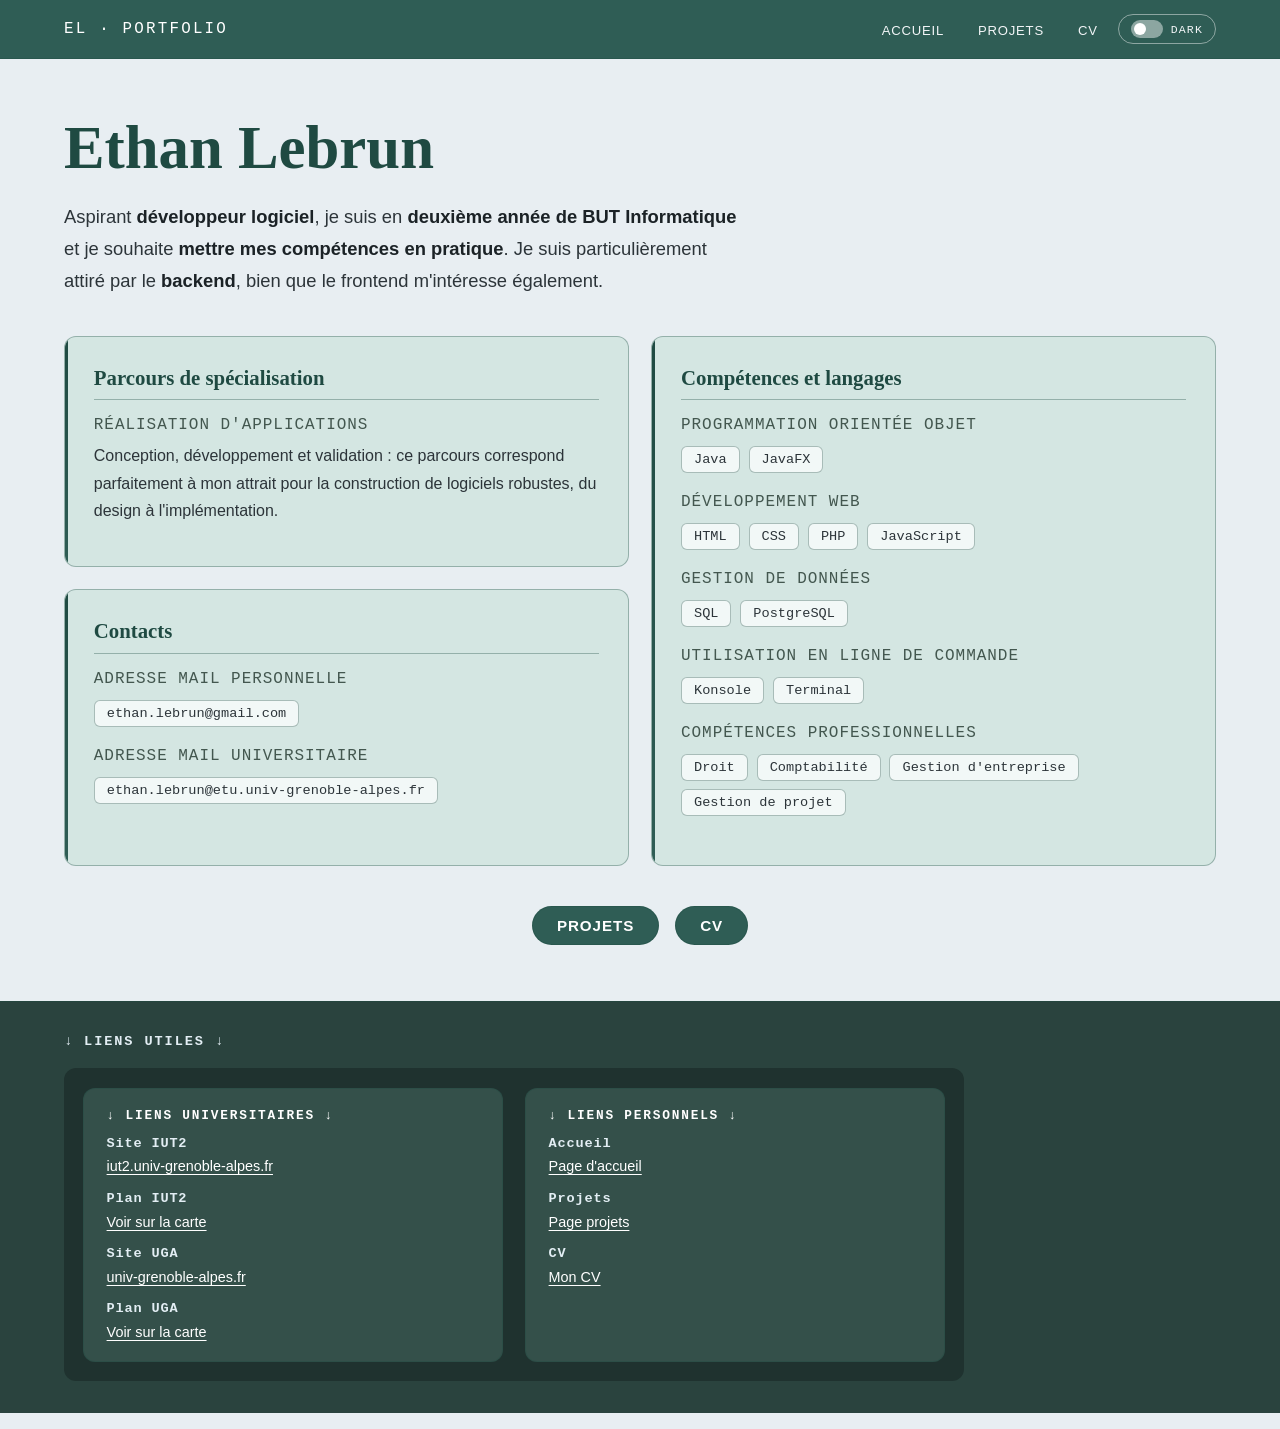
<file: index.html>
<!DOCTYPE html>
<html lang="fr">
<head>
  <meta charset="UTF-8">
  <meta name="viewport" content="width=device-width, initial-scale=1.0">
  <title>Portfolio de Ethan Lebrun</title>
  <link rel="stylesheet" href="style.css">
  <link rel="icon" href="favicon.ico">
</head>

<body>

  <header class="header">
    <nav class="menu">
      <span class="nav-logo">EL · Portfolio</span>
      <ul>
        <li><a href="index.html">Accueil</a></li>
        <li><a href="Projet.html">Projets</a></li>
        <li><a href="CV.html">CV</a></li>
        <li>
          <button class="theme-toggle" id="themeToggle" aria-label="Activer le mode sombre">
            <div class="theme-toggle-track" id="toggleTrack">
              <div class="theme-toggle-thumb"></div>
            </div>
            <span class="theme-toggle-label" id="toggleLabel">Dark</span>
          </button>
        </li>
      </ul>
    </nav>
  </header>

  <main>
    <h1>Ethan Lebrun</h1>
    <p class="intro">
      Aspirant <strong>développeur logiciel</strong>, je suis en <strong>deuxième année de BUT Informatique</strong>
      et je souhaite <strong>mettre mes compétences en pratique</strong>. Je suis particulièrement attiré par le
      <strong>backend</strong>, bien que le frontend m'intéresse également.
    </p>

    <div class="main-grid-box">

      <div id="box1" class="Box">
        <h2>Parcours de spécialisation</h2>
        <h3>Réalisation d'applications</h3>
        <p>Conception, développement et validation : ce parcours correspond parfaitement à
          mon attrait pour la construction de logiciels robustes, du design à l'implémentation.</p>
      </div>

      <div id="box2" class="Box">
        <h2>Contacts</h2>
        <div class="categorie">
          <h3>Adresse mail personnelle</h3>
          <p>ethan.lebrun@gmail.com</p>
        </div>
        <div class="categorie">
          <h3>Adresse mail universitaire</h3>
          <p>ethan.lebrun@etu.univ-grenoble-alpes.fr</p>
        </div>
      </div>

      <div id="box3" class="Box">
        <h2>Compétences et langages</h2>
        <div class="categorie">
          <h3>Programmation orientée objet</h3>
          <p>Java</p>
          <p>JavaFX</p>
        </div>
        <div class="categorie">
          <h3>Développement web</h3>
          <p>HTML</p>
          <p>CSS</p>
          <p>PHP</p>
          <p>JavaScript</p>
        </div>
        <div class="categorie">
          <h3>Gestion de données</h3>
          <p>SQL</p>
          <p>PostgreSQL</p>
        </div>
        <div class="categorie">
          <h3>Utilisation en ligne de commande</h3>
          <p>Konsole</p>
          <p>Terminal</p>
        </div>
        <div class="categorie">
          <h3>Compétences professionnelles</h3>
          <p>Droit</p>
          <p>Comptabilité</p>
          <p>Gestion d'entreprise</p>
          <p>Gestion de projet</p>
        </div>
      </div>
    </div>

    <div class="zoneboutondubas">
      <a href="Projet.html" class="boutondubas">Projets</a>
      <a href="CV.html" class="boutondubas">CV</a>
    </div>
  </main>

  <footer class="footer">
    <div class="footer-container">
      <h2 class="footer-link-title">↓ Liens utiles ↓</h2>
      <div class="footer-link-background">

        <div class="link-box">
          <h3 class="footer-link-title">↓ Liens universitaires ↓</h3>
          <ul>
            <li><b>Site IUT2</b></li>
            <li><a href="https://iut2.univ-grenoble-alpes.fr" target="_blank" rel="noopener">iut2.univ-grenoble-alpes.fr</a></li>
            <li><b>Plan IUT2</b></li>
            <li><a href="https://www.google.com/maps/search/?api=1&query=IUT2+Grenoble" target="_blank" rel="noopener">Voir sur la carte</a></li>
            <li><b>Site UGA</b></li>
            <li><a href="https://www.univ-grenoble-alpes.fr" target="_blank" rel="noopener">univ-grenoble-alpes.fr</a></li>
            <li><b>Plan UGA</b></li>
            <li><a href="https://www.google.com/maps/search/?api=1&query=Universit%C3%A9+Grenoble+Alpes+campus" target="_blank" rel="noopener">Voir sur la carte</a></li>
          </ul>
        </div>

        <div class="link-box">
          <h3 class="footer-link-title">↓ Liens personnels ↓</h3>
          <ul>
            <li><b>Accueil</b></li>
            <li><a href="index.html">Page d'accueil</a></li>
            <li><b>Projets</b></li>
            <li><a href="Projet.html">Page projets</a></li>
            <li><b>CV</b></li>
            <li><a href="CV.html">Mon CV</a></li>
          </ul>
        </div>

      </div>
    </div>
  </footer>

  <script src="script.js"></script>
</body>
</html>
</file>
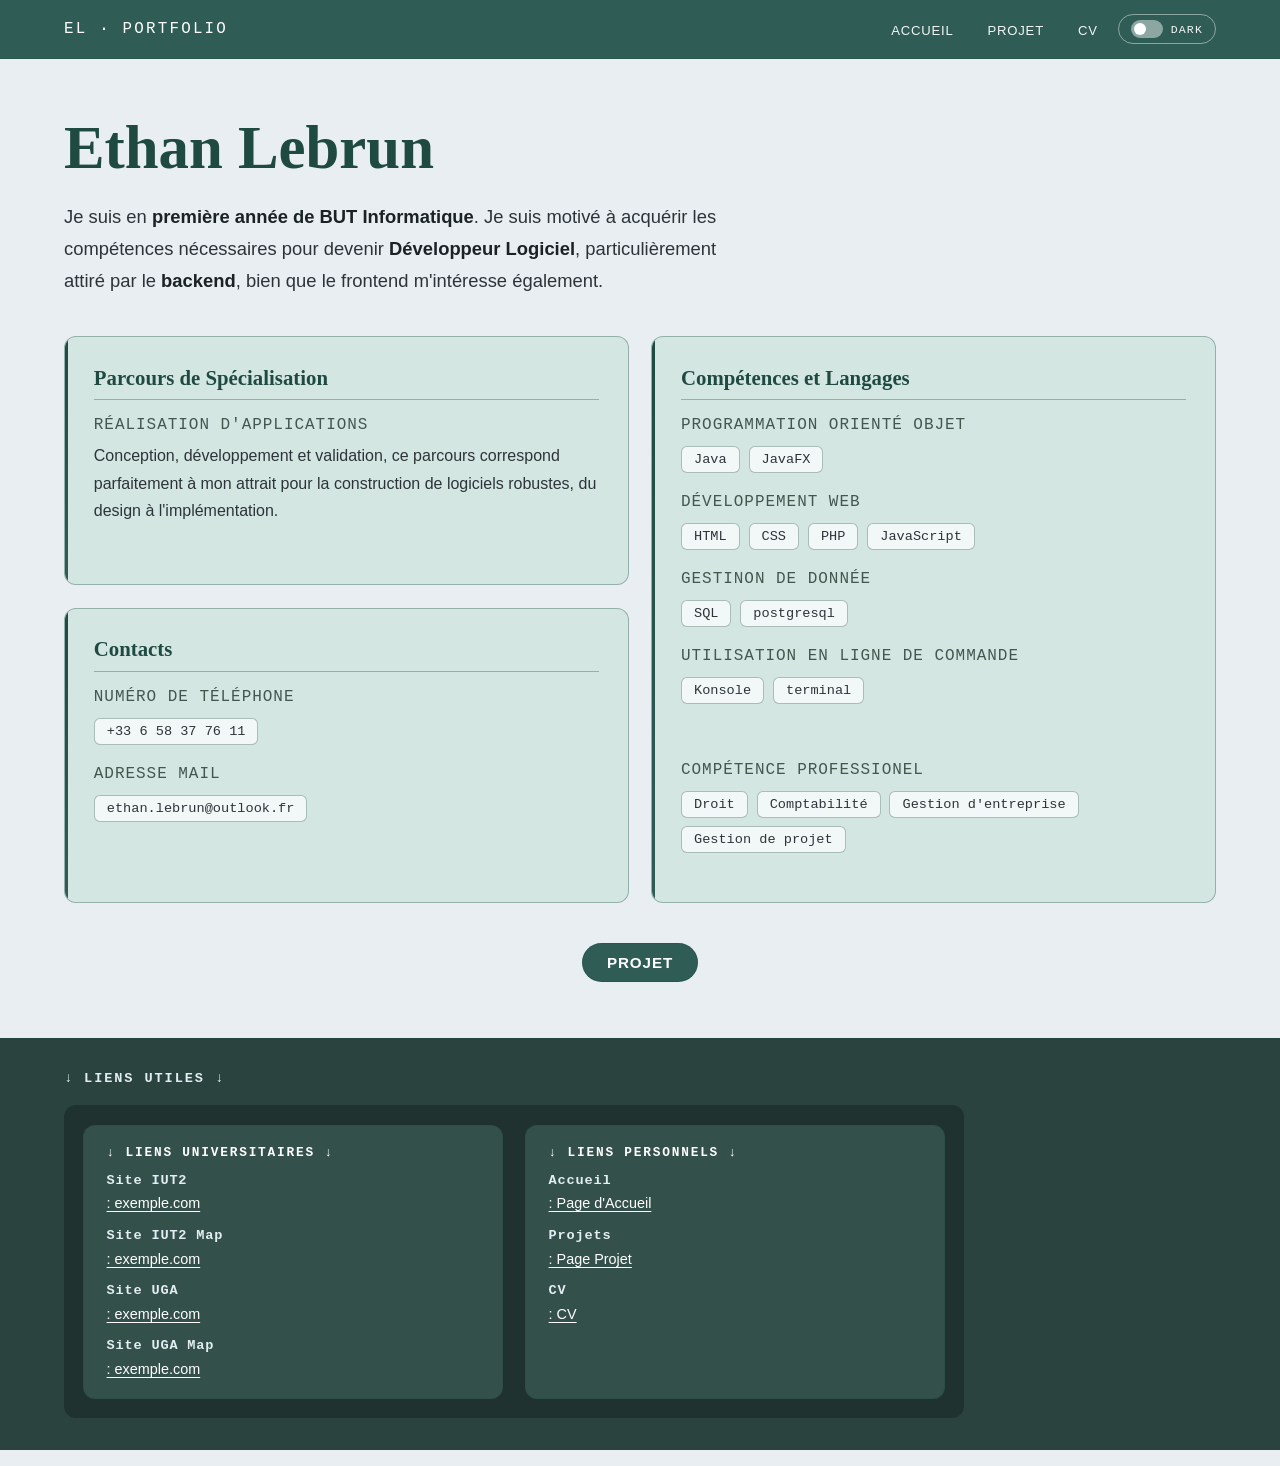
<file: Index.html>
<!DOCTYPE html>
<html lang="fr">
<head>
  <meta charset="UTF-8">
  <meta name="viewport" content="width=device-width, initial-scale=1.0">
  <title>Portfolio de Ethan Lebrun</title>
  <link rel="stylesheet" href="style.css">
</head>

<body>

  <header class="header">
    <nav class="menu">
      <span class="nav-logo">EL · Portfolio</span>
      <ul>
        <li><a href="Index.html">Accueil</a></li>
        <li><a href="Projet.html">Projet</a></li>
        <li><a href="CV.html">CV</a></li>
        <li>
          <button class="theme-toggle" id="themeToggle" aria-label="Activer le mode sombre">
            <div class="theme-toggle-track" id="toggleTrack">
              <div class="theme-toggle-thumb"></div>
            </div>
            <span class="theme-toggle-label" id="toggleLabel">Dark</span>
          </button>
        </li>
      </ul>
    </nav>
  </header>

  <main>
    <h1>Ethan Lebrun</h1>
    <p class="intro">
      Je suis en <strong>première année de BUT Informatique</strong>. Je suis motivé à acquérir les compétences nécessaires
      pour devenir <strong>Développeur Logiciel</strong>, particulièrement attiré par le
      <strong>backend</strong>, bien que le frontend m'intéresse également.
    </p>

    <div class="main-grid-box">

      <div id="box1" class="Box">
        <h2>Parcours de Spécialisation</h2>
        <h3>Réalisation d'applications</h3>
        <p>Conception, développement et validation, ce parcours correspond parfaitement à
          mon attrait pour la construction de logiciels robustes, du design à l'implémentation.</p>
      </div>

      <div id="box2" class="Box">
        <h2>Contacts</h2>
        <div class="categorie">
          <h3>Numéro de Téléphone</h3>
          <p>+33 6 58 37 76 11</p>
        </div>
        <div class="categorie">
          <h3>Adresse Mail</h3>
          <p>ethan.lebrun@outlook.fr</p>
        </div>
      </div>

      <div id="box3" class="Box">
        <h2>Compétences et Langages</h2>
        <div class="categorie">
          <h3>Programmation Orienté Objet</h3>
          <p>Java</p>
          <p>JavaFX</p>
        </div>
        <div class="categorie">
          <h3>Développement Web</h3>
          <p>HTML</p>
          <p>CSS</p>
          <p>PHP</p>
          <p>JavaScript</p>
        </div>
        <div class="categorie">
          <h3>Gestinon de Donnée</h3>
          <p>SQL</p>
          <p>postgresql</p>
        </div>
        <div class="categorie">
          <h3>Utilisation en ligne de commande</h3>
          <p>Konsole</p>
          <p>terminal</p>
        </div>
        <br>
        <div class="categorie">
          <h3>Compétence professionel</h3>
          <p>Droit</p>
          <p>Comptabilité</p>
          <p>Gestion d'entreprise</p>
          <p>Gestion de projet</p>
        </div>
      </div>
    </div>
    <div class="zoneboutondubas">
      <a href="Projet.html" class="boutondubas">Projet</a>
    </div>
  </main>

  <footer class="footer">
    <div class="footer-container">
      <h2 class="footer-link-title">↓ Liens utiles ↓</h2>
      <div class="footer-link-background">

        <div class="link-box">
          <h3 class="footer-link-title">↓ Liens universitaires ↓</h3>
          <ul>
            <li><b>Site IUT2</b></li>
            <li><a href="http://exemple.com">: exemple.com</a></li>
            <li><b>Site IUT2 Map</b></li>
            <li><a href="http://exemple.com">: exemple.com</a></li>
            <li><b>Site UGA</b></li>
            <li><a href="http://exemple.com">: exemple.com</a></li>
            <li><b>Site UGA Map</b></li>
            <li><a href="http://exemple.com">: exemple.com</a></li>
          </ul>
        </div>

        <div class="link-box">
          <h3 class="footer-link-title">↓ Liens personnels ↓</h3>
          <ul>
            <li><b>Accueil</b></li>
            <li><a href="Index.html">: Page d'Accueil</a></li>
            <li><b>Projets</b></li>
            <li><a href="Projet.html">: Page Projet</a></li>
            <li><b>CV</b></li>
            <li><a href="CV.html">: CV</a></li>
          </ul>
        </div>

      </div>
    </div>
  </footer>








  <!-- script mode sombre -->
<script>
  const toggle = document.getElementById('themeToggle');
  const track = document.getElementById('toggleTrack');
  const label = document.getElementById('toggleLabel');
  let dark = false;
  toggle.addEventListener('click', () => {
    dark = !dark;
    document.body.classList.toggle('dark-mode', dark);
    track.classList.toggle('on', dark);
    label.textContent = dark ? 'Light' : 'Dark';
  });
</script>
<!-- script mode sombre -->



</body>
</html>
</file>
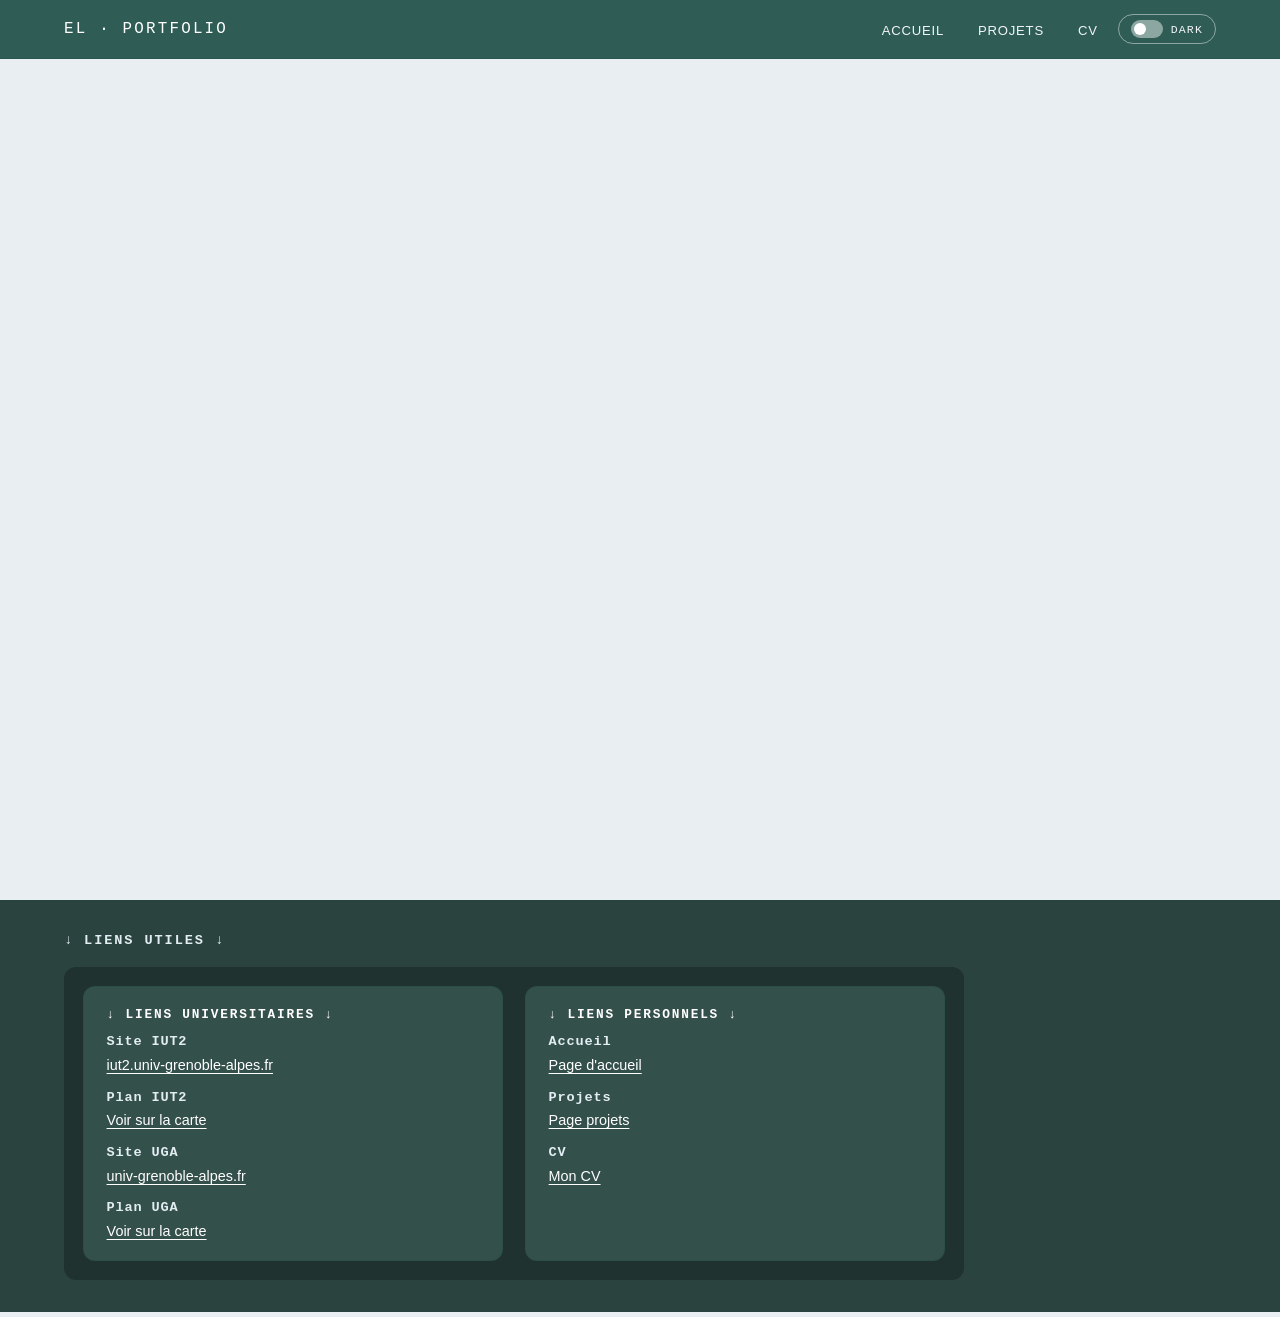
<file: CV.html>
<!DOCTYPE html>
<html lang="fr">
<head>
  <meta charset="UTF-8">
  <meta name="viewport" content="width=device-width, initial-scale=1.0">
  <title>CV – Ethan Lebrun</title>
  <link rel="stylesheet" href="style.css">
  <link rel="icon" href="favicon.ico">
</head>

<body>

  <header class="header">
    <nav class="menu">
      <span class="nav-logo">EL · Portfolio</span>
      <ul>
        <li><a href="index.html">Accueil</a></li>
        <li><a href="Projet.html">Projets</a></li>
        <li><a href="CV.html">CV</a></li>
        <li>
          <button class="theme-toggle" id="themeToggle" aria-label="Activer le mode sombre">
            <div class="theme-toggle-track" id="toggleTrack">
              <div class="theme-toggle-thumb"></div>
            </div>
            <span class="theme-toggle-label" id="toggleLabel">Dark</span>
          </button>
        </li>
      </ul>
    </nav>
  </header>

  <main style="padding: 0; height: calc(100vh - 59px);">
    <iframe src="BUT_2026_CV.pdf" title="CV d'Ethan Lebrun" style="width: 100%; height: 100%; border: none; display: block;"></iframe>
  </main>

  <footer class="footer">
    <div class="footer-container">
      <h2 class="footer-link-title">↓ Liens utiles ↓</h2>
      <div class="footer-link-background">

        <div class="link-box">
          <h3 class="footer-link-title">↓ Liens universitaires ↓</h3>
          <ul>
            <li><b>Site IUT2</b></li>
            <li><a href="https://iut2.univ-grenoble-alpes.fr" target="_blank" rel="noopener">iut2.univ-grenoble-alpes.fr</a></li>
            <li><b>Plan IUT2</b></li>
            <li><a href="https://www.google.com/maps/search/?api=1&query=IUT2+Grenoble" target="_blank" rel="noopener">Voir sur la carte</a></li>
            <li><b>Site UGA</b></li>
            <li><a href="https://www.univ-grenoble-alpes.fr" target="_blank" rel="noopener">univ-grenoble-alpes.fr</a></li>
            <li><b>Plan UGA</b></li>
            <li><a href="https://www.google.com/maps/search/?api=1&query=Universit%C3%A9+Grenoble+Alpes+campus" target="_blank" rel="noopener">Voir sur la carte</a></li>
          </ul>
        </div>

        <div class="link-box">
          <h3 class="footer-link-title">↓ Liens personnels ↓</h3>
          <ul>
            <li><b>Accueil</b></li>
            <li><a href="index.html">Page d'accueil</a></li>
            <li><b>Projets</b></li>
            <li><a href="Projet.html">Page projets</a></li>
            <li><b>CV</b></li>
            <li><a href="CV.html">Mon CV</a></li>
          </ul>
        </div>

      </div>
    </div>
  </footer>

  <script src="script.js"></script>
</body>
</html>
</file>
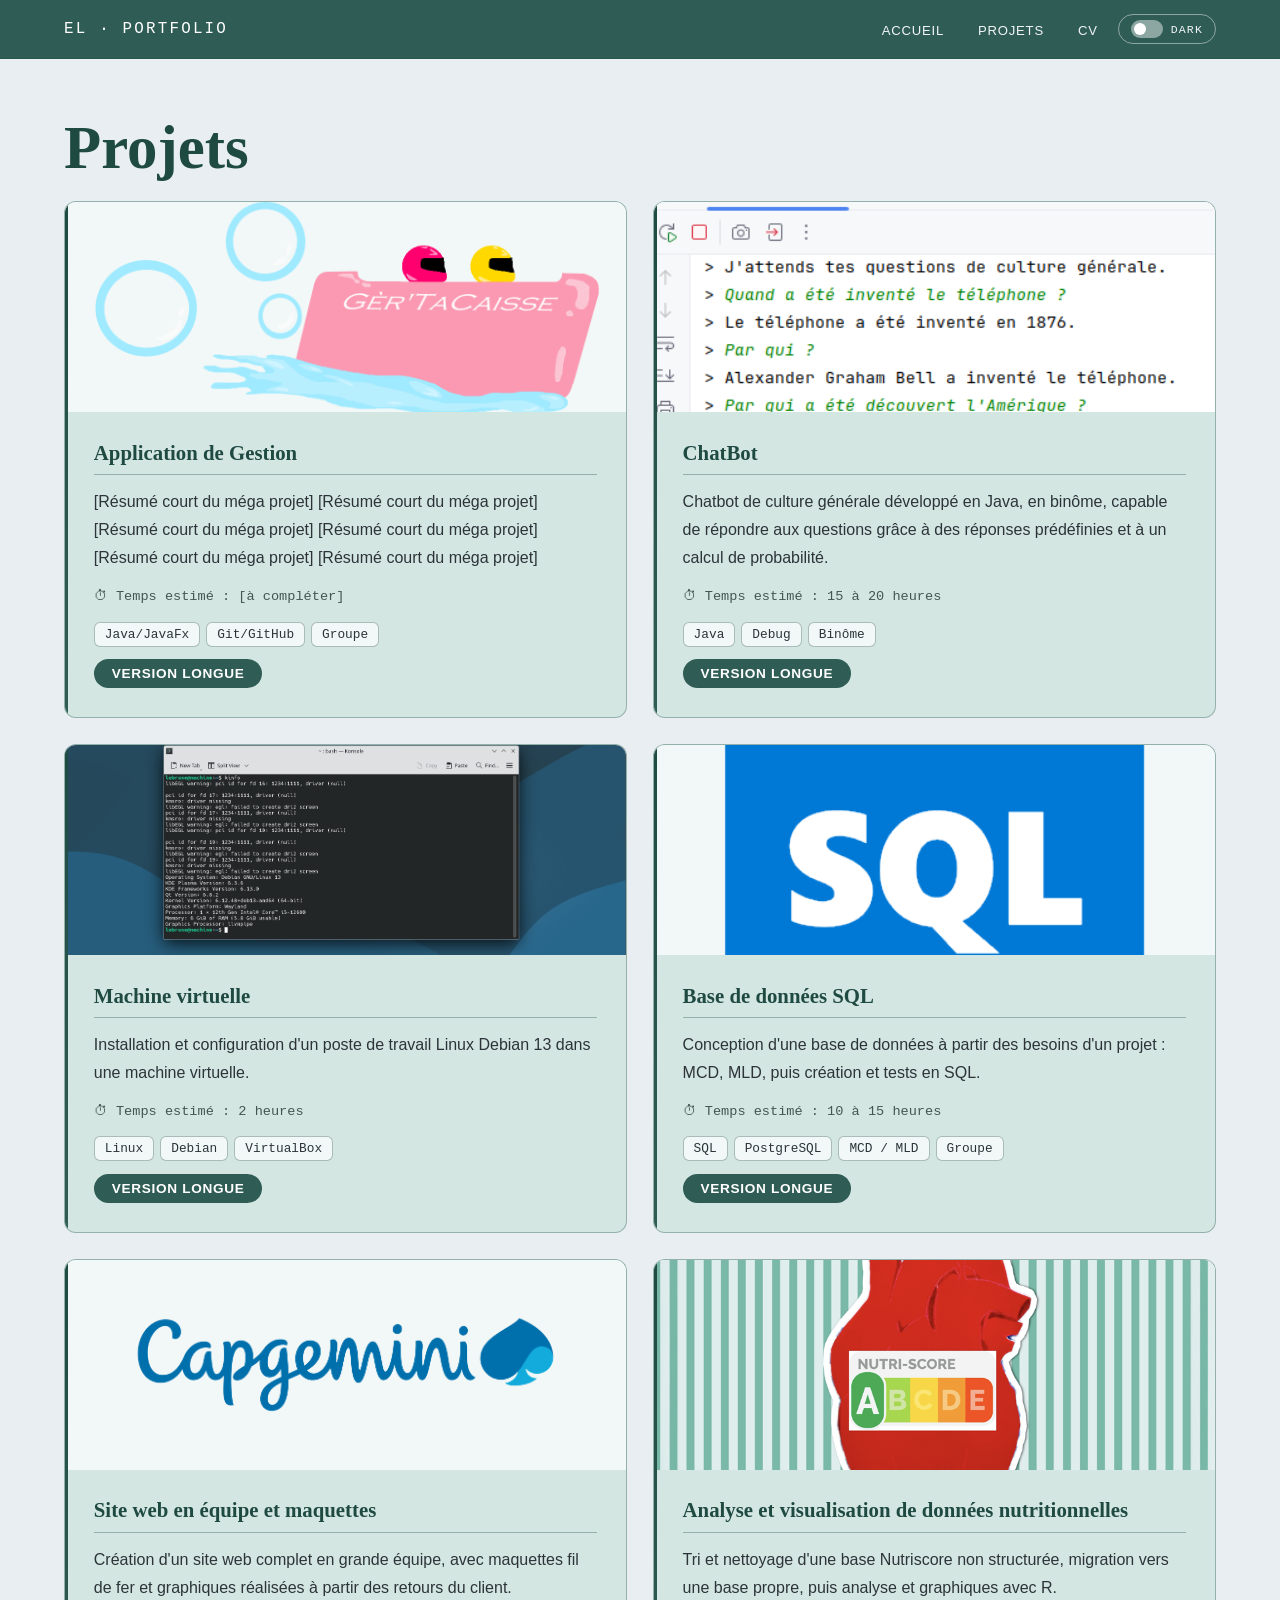
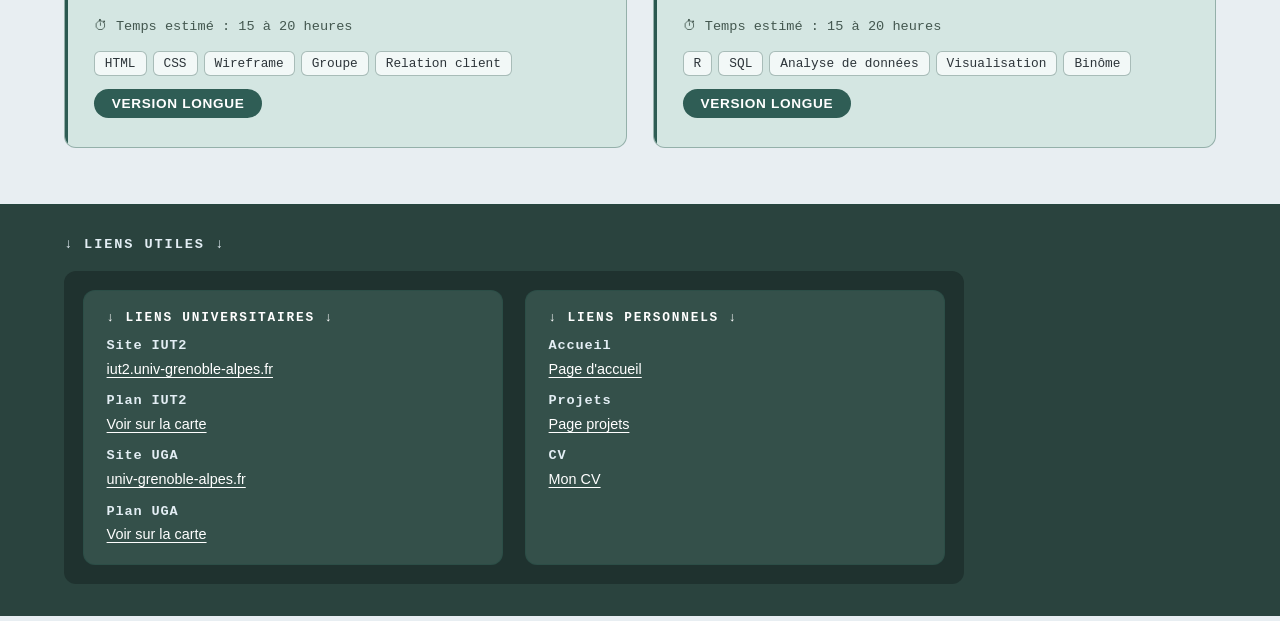
<file: Projet.html>
<!DOCTYPE html>
<html lang="fr">
<head>
  <meta charset="UTF-8">
  <meta name="viewport" content="width=device-width, initial-scale=1.0">
  <title>Projets – Ethan Lebrun</title>
  <link rel="stylesheet" href="style.css">
  <link rel="icon" href="favicon.ico">
</head>

<body>

  <header class="header">
    <nav class="menu">
      <span class="nav-logo">EL · Portfolio</span>
      <ul>
        <li><a href="index.html">Accueil</a></li>
        <li><a href="Projet.html">Projets</a></li>
        <li><a href="CV.html">CV</a></li>
        <li>
          <button class="theme-toggle" id="themeToggle" aria-label="Activer le mode sombre">
            <div class="theme-toggle-track" id="toggleTrack">
              <div class="theme-toggle-thumb"></div>
            </div>
            <span class="theme-toggle-label" id="toggleLabel">Dark</span>
          </button>
        </li>
      </ul>
    </nav>
  </header>

  <main>
    <h1>Projets</h1>

    <div class="projet-list">

      <!-- ═══ MÉGA PROJET (À COMPLÉTER : titre, textes, image, temps, tags) ═══ -->
      <article class="projet-card">
        <div class="projet-img-wrap">
          <img src="MegaProjet.png" alt="Méga projet" class="projet-img">
          <div class="projet-img-placeholder">Méga projet</div>
        </div>
        <div class="projet-content">
          <h2>Application de Gestion</h2>
          <p>
            [Résumé court du méga projet]
            [Résumé court du méga projet]
            [Résumé court du méga projet]
            [Résumé court du méga projet]
            [Résumé court du méga projet]
            [Résumé court du méga projet]
          </p>
          <p class="projet-time">⏱ Temps estimé : [à compléter]</p>
          <div class="projet-tags">
            <span>Java/JavaFx</span>
            <span>Git/GitHub</span>
            <span>Groupe</span>
          </div>
          <details class="projet-details">
            <summary><span class="when-closed">Version longue</span><span class="when-open">Réduire</span></summary>
            <div class="projet-long">
              <p>Description</p>
              <p>Objectif</p>
              <p>technique savoir faire + PN</p>
            </div>
          </details>
        </div>
      </article>

      <article class="projet-card">
        <div class="projet-img-wrap">
          <img src="ChatBotExemple.png" alt="Projet ChatBot" class="projet-img">
          <div class="projet-img-placeholder">ChatBot</div>
        </div>
        <div class="projet-content">
          <h2>ChatBot</h2>
          <p>
            Chatbot de culture générale développé en Java, en binôme, capable de répondre aux questions
            grâce à des réponses prédéfinies et à un calcul de probabilité.
          </p>
          <p class="projet-time">⏱ Temps estimé : 15 à 20 heures</p>
          <div class="projet-tags">
            <span>Java</span>
            <span>Debug</span>
            <span>Binôme</span>
          </div>
          <details class="projet-details">
            <summary><span class="when-closed">Version longue</span><span class="when-open">Réduire</span></summary>
            <div class="projet-long">
              <p>
                Développement d'un chatbot en Java sous IntelliJ IDEA, réalisé en binôme dans des conditions proches du travail en entreprise.
                Le projet consistait à concevoir un chatbot de culture générale capable de répondre à des questions grâce à des réponses prédéfinies et à un système de calcul de probabilité basé sur les mots de la question.
                Nous avons travaillé sur la création de méthodes, d'objets, d'index automatiques, ainsi que sur un thésaurus rempli manuellement et algorithmiquement.
              </p>
              <p>
                Ce projet m'a permis de développer ma compréhension du code, ma capacité à trouver et mettre en place des solutions, ainsi qu'à collaborer et m'adapter à un collègue
              </p>
            </div>
          </details>
        </div>
      </article>

      <article class="projet-card">
        <div class="projet-img-wrap">
          <img src="VM.png" alt="Projet Machine Virtuelle" class="projet-img">
          <div class="projet-img-placeholder">VM</div>
        </div>
        <div class="projet-content">
          <h2>Machine virtuelle</h2>
          <p>
            Installation et configuration d'un poste de travail Linux Debian 13 dans une machine virtuelle.
          </p>
          <p class="projet-time">⏱ Temps estimé : 2 heures</p>
          <div class="projet-tags">
            <span>Linux</span>
            <span>Debian</span>
            <span>VirtualBox</span>
          </div>
          <details class="projet-details">
            <summary><span class="when-closed">Version longue</span><span class="when-open">Réduire</span></summary>
            <div class="projet-long">
              <p>
                Installation et configuration d'un poste de travail sous Linux Debian 13 dans une machine virtuelle.
                Ce projet m'a permis de découvrir l'environnement Linux, de comprendre le fonctionnement d'une machine virtuelle
                et d'apprendre à installer un système d'exploitation en configurant les paramètres selon les besoins
                (stockage, mémoire, processeur, etc.).
              </p>
              <p>
                Cette expérience m'a également aidé à mieux comprendre le fonctionnement global d'une machine et
                l'organisation d'un environnement de travail Linux.
              </p>
            </div>
          </details>
        </div>
      </article>

      <article class="projet-card">
        <div class="projet-img-wrap">
          <img src="SQL.png" alt="Projet Base SQL" class="projet-img">
          <div class="projet-img-placeholder">SQL</div>
        </div>
        <div class="projet-content">
          <h2>Base de données SQL</h2>
          <p>
            Conception d'une base de données à partir des besoins d'un projet : MCD, MLD, puis création et tests en SQL.
          </p>
          <p class="projet-time">⏱ Temps estimé : 10 à 15 heures</p>
          <div class="projet-tags">
            <span>SQL</span>
            <span>PostgreSQL</span>
            <span>MCD / MLD</span>
            <span>Groupe</span>
          </div>
          <details class="projet-details">
            <summary><span class="when-closed">Version longue</span><span class="when-open">Réduire</span></summary>
            <div class="projet-long">
              <p>
                Ce projet m'a permis de travailler sur la compréhension des besoins d'un projet et leur traduction en solutions concrètes.
                J'ai appris à adapter une approche graphique afin de mieux représenter les attentes et les contraintes.
                Le projet portait également sur la structure d'une base de données, avec l'étude du MCD et du MLD (modèle conceptuel et logique des données).
              </p>
              <p>
                À partir de ces schémas, nous avons réalisé la création d'une base de données, ainsi que différentes opérations comme la création, la suppression et des tests.
                Nous avons utilisé le SQL via le terminal, ainsi que des outils de représentation sur papier et sur un site de visualisation SQL.
                Ce travail en groupe m'a permis de développer mes compétences en collaboration et en organisation.
              </p>
            </div>
          </details>
        </div>
      </article>

      <article class="projet-card">
        <div class="projet-img-wrap">
          <img src="Web.png" alt="Projet Site Web" class="projet-img">
          <div class="projet-img-placeholder">WEB</div>
        </div>
        <div class="projet-content">
          <h2>Site web en équipe et maquettes</h2>
          <p>
            Création d'un site web complet en grande équipe, avec maquettes fil de fer et graphiques réalisées à partir des retours du client.
          </p>
          <p class="projet-time">⏱ Temps estimé : 15 à 20 heures</p>
          <div class="projet-tags">
            <span>HTML</span>
            <span>CSS</span>
            <span>Wireframe</span>
            <span>Groupe</span>
            <span>Relation client</span>
          </div>
          <details class="projet-details">
            <summary><span class="when-closed">Version longue</span><span class="when-open">Réduire</span></summary>
            <div class="projet-long">
              <p>
                Ce projet en grande équipe m'a permis d'apprendre à répartir les rôles et à organiser le travail collectivement.
                Nous avons travaillé sur la création d'un site web complet, en prenant soin de l'ambiance visuelle, de la présentation
                et de la séparation de l'information. J'ai pu approfondir ma maîtrise de la structure HTML avec header, main et footer,
                ainsi que l'optimisation de l'organisation des fichiers du projet.
              </p>
              <p>
                En parallèle, nous avons conçu des maquettes fil de fer et graphiques à partir des besoins du client et de ses retours.
                Cela impliquait de savoir convaincre le client, d'expliquer nos choix de conception et de respecter fidèlement les maquettes
                validées. Ce projet m'a donné une première expérience concrète du cycle de création web en conditions proches du réel.
              </p>
            </div>
          </details>
        </div>
      </article>

      <article class="projet-card">
        <div class="projet-img-wrap">
          <img src="Nutriscore.png" alt="Projet Analyse de Données Nutriscore" class="projet-img">
          <div class="projet-img-placeholder">R / SQL</div>
        </div>
        <div class="projet-content">
          <h2>Analyse et visualisation de données nutritionnelles</h2>
          <p>
            Tri et nettoyage d'une base Nutriscore non structurée, migration vers une base propre, puis analyse et graphiques avec R.
          </p>
          <p class="projet-time">⏱ Temps estimé : 15 à 20 heures</p>
          <div class="projet-tags">
            <span>R</span>
            <span>SQL</span>
            <span>Analyse de données</span>
            <span>Visualisation</span>
            <span>Binôme</span>
          </div>
          <details class="projet-details">
            <summary><span class="when-closed">Version longue</span><span class="when-open">Réduire</span></summary>
            <div class="projet-long">
              <p>
                Ce projet en binôme portait sur la recherche et le tri d'informations au sein d'une base de données non structurée.
                L'objectif était de retrouver des types d'informations spécifiques, de corriger les erreurs présentes et de procéder
                à une migration des données vers une base propre et organisée. Nous avons notamment utilisé comme référence une base
                Nutriscore en ligne, alimentée en libre accès, pour approfondir nos recherches.
              </p>
              <p>
                À partir des données triées, nous avons créé un script de génération de base de données, puis utilisé R pour manipuler
                et étudier les données. Le travail visait à produire des représentations graphiques claires et accessibles, notamment
                pour démontrer la classification d'aliments comme la viande transformée, en se concentrant sur les produits étiquetés
                en français.
              </p>
            </div>
          </details>
        </div>
      </article>

    </div>
  </main>

  <footer class="footer">
    <div class="footer-container">
      <h2 class="footer-link-title">↓ Liens utiles ↓</h2>
      <div class="footer-link-background">

        <div class="link-box">
          <h3 class="footer-link-title">↓ Liens universitaires ↓</h3>
          <ul>
            <li><b>Site IUT2</b></li>
            <li><a href="https://iut2.univ-grenoble-alpes.fr" target="_blank" rel="noopener">iut2.univ-grenoble-alpes.fr</a></li>
            <li><b>Plan IUT2</b></li>
            <li><a href="https://www.google.com/maps/search/?api=1&query=IUT2+Grenoble" target="_blank" rel="noopener">Voir sur la carte</a></li>
            <li><b>Site UGA</b></li>
            <li><a href="https://www.univ-grenoble-alpes.fr" target="_blank" rel="noopener">univ-grenoble-alpes.fr</a></li>
            <li><b>Plan UGA</b></li>
            <li><a href="https://www.google.com/maps/search/?api=1&query=Universit%C3%A9+Grenoble+Alpes+campus" target="_blank" rel="noopener">Voir sur la carte</a></li>
          </ul>
        </div>

        <div class="link-box">
          <h3 class="footer-link-title">↓ Liens personnels ↓</h3>
          <ul>
            <li><b>Accueil</b></li>
            <li><a href="index.html">Page d'accueil</a></li>
            <li><b>Projets</b></li>
            <li><a href="Projet.html">Page projets</a></li>
            <li><b>CV</b></li>
            <li><a href="CV.html">Mon CV</a></li>
          </ul>
        </div>

      </div>
    </div>
  </footer>

  <script src="script.js"></script>
</body>
</html>
</file>
<file: style.css>
/* ══════════════════════════════════════════
   VARIABLES (palette à contraste renforcé)
══════════════════════════════════════════ */
:root {
  --bg:            #E8EEF2;
  --bg-card:       #D4E6E2;
  --bg-surface:    #F2F8F7;
  --jade:          #1F4A42;       /* titres, accents */
  --jade-dim:      #2F5D55;       /* header, boutons */
  --text:          #1B2226;
  --text-muted:    #2C3439;
  --text-faint:    #43574F;
  --text-bright:   #FFFFFF;
  --text-highlight:#F2F5F7;
  --border:        rgba(31,74,66,.35);
  --border-hover:  rgba(31,74,66,.75);

  /* Footer */
  --bg-footer:     #2A433E;
  --bg-footer-top: #1F322F;
  --bg-link-box:   #34504A;
  --text-footer:   #E3EEF4;

  --radius:        12px;
}

/* ═════════════ MODE SOMBRE ═════════════ */
body.dark-mode {
  --bg:            #141B1E;
  --bg-card:       #1C2529;
  --bg-surface:    #263238;
  --jade:          #6FD0BE;
  --jade-dim:      #1E4F46;
  --text:          #E3ECEF;
  --text-muted:    #BCCBD1;
  --text-faint:    #93A7AF;
  --border:        rgba(111,208,190,.25);
  --border-hover:  rgba(111,208,190,.6);

  --bg-footer:     #0F1719;
  --bg-footer-top: #1A2428;
  --bg-link-box:   #25343A;
  --text-footer:   #C3D8DF;
}

.theme-toggle {
  display: flex;
  align-items: center;
  gap: 8px;
  background: transparent;
  border: 1px solid rgba(255,255,255,.45);
  border-radius: 40px;
  padding: 5px 12px;
  cursor: pointer;
  transition: background .2s;
}
.theme-toggle:hover { background: rgba(255,255,255,.15); }
.theme-toggle-track {
  width: 32px;
  height: 18px;
  border-radius: 9px;
  background: rgba(255,255,255,.45);
  position: relative;
  transition: background .3s;
  flex-shrink: 0;
}
.theme-toggle-track.on { background: var(--jade); }
.theme-toggle-thumb {
  position: absolute;
  top: 3px; left: 3px;
  width: 12px; height: 12px;
  border-radius: 50%;
  background: var(--text-bright);
  transition: transform .3s;
}
.theme-toggle-track.on .theme-toggle-thumb { transform: translateX(14px); }
.theme-toggle-label {
  font-family: 'DM Mono', monospace;
  font-size: .72rem;
  letter-spacing: .1em;
  text-transform: uppercase;
  color: var(--text-highlight);
}

/* ══════════════════════════════════════════
   RESET / BASE
══════════════════════════════════════════ */
*, *::before, *::after { box-sizing: border-box; margin: 0; padding: 0; }

body {
  font-family: 'DM Sans', sans-serif;
  font-size: 1.1rem;
  background: var(--bg);
  color: var(--text);
  min-height: 100vh;
}

a:focus-visible, button:focus-visible, summary:focus-visible {
  outline: 3px solid var(--jade);
  outline-offset: 2px;
}

/* ══════════════════════════════════════════
   HEADER
══════════════════════════════════════════ */
.header {
  position: sticky;
  top: 0;
  z-index: 100;
  background: var(--jade-dim);
  border-bottom: 1px solid var(--border);
  padding: 0 clamp(1.5rem, 5vw, 4rem);
}

.menu {
  display: flex;
  align-items: center;
  justify-content: space-between;
  height: 58px;
}

.nav-logo {
  font-family: 'DM Mono', monospace;
  font-size: .99rem;
  letter-spacing: .14em;
  text-transform: uppercase;
  color: var(--text-bright);
}

.menu ul {
  display: flex;
  gap: 6px;
  list-style: none;
  align-items: center;
}

.menu ul li a {
  font-size: .82rem;
  font-weight: 500;
  letter-spacing: .06em;
  text-transform: uppercase;
  color: var(--text-highlight);
  text-decoration: none;
  padding: 6px 14px;
  border-radius: 40px;
  transition: background .2s;
}

.menu ul li a:hover {
  color: var(--text-bright);
  background: rgba(255,255,255,.2);
}

/* ══════════════════════════════════════════
   MAIN
══════════════════════════════════════════ */
main {
  padding: clamp(2rem, 5vw, 3.5rem) clamp(1.5rem, 5vw, 4rem);
}

main h1 {
  font-family: 'Playfair Display', serif;
  font-size: clamp(2.2rem, 5vw, 3.8rem);
  font-weight: 700;
  color: var(--jade);
  margin-bottom: 1.2rem;
  line-height: 1.1;
}

p.intro {
  font-size: clamp(1rem, 1.5vw, 1.15rem);
  line-height: 1.75;
  color: var(--text-muted);
  max-width: 680px;
  margin-bottom: 2.4rem;
}

p.intro strong { color: var(--text); font-weight: 700; }

/* ══════════════════════════════════════════
   GRID PRINCIPALE (3 BOXES)
══════════════════════════════════════════ */
.main-grid-box {
  display: grid;
  grid-template-columns: 1fr 1fr;
  grid-template-rows: auto auto;
  gap: 1.4rem;
}

#box1 { grid-column: 1 / 2; grid-row: 1 / 2; }
#box2 { grid-column: 1 / 2; grid-row: 2 / 3; }
#box3 { grid-column: 2 / 3; grid-row: 1 / 3; }

/* BOX (aucun effet au survol : non cliquable) */
.Box {
  background: var(--bg-card);
  border: 1px solid var(--border);
  border-radius: var(--radius);
  padding: 1.8rem;
  position: relative;
  overflow: hidden;
}

.Box::before {
  content: '';
  position: absolute;
  top: 0; left: 0;
  width: 3px; height: 100%;
  background: linear-gradient(to bottom, var(--jade), var(--jade-dim));
}

.Box h2 {
  font-family: 'Playfair Display', serif;
  font-size: 1.3rem;
  font-weight: 700;
  color: var(--jade);
  margin-bottom: .9rem;
  padding-bottom: .6rem;
  border-bottom: 1px solid var(--border);
}

/* seconds titres plus grands */
.Box h3 {
  font-family: 'DM Mono', monospace;
  font-size: 1rem;
  font-weight: 500;
  letter-spacing: .06em;
  text-transform: uppercase;
  color: var(--text-faint);
  margin: 1rem 0 .5rem;
}

.Box > p,
.Box > h3 + p {
  font-size: 1rem;
  line-height: 1.7;
  color: var(--text-muted);
}

/* CATEGORIE (étiquettes non cliquables, sans effet) */
.categorie { margin-bottom: 1rem; }

.categorie p {
  font-family: 'DM Mono', monospace;
  font-size: .85rem;
  color: var(--text-muted);
  background: var(--bg-surface);
  border: 1px solid var(--border);
  border-radius: 6px;
  padding: 5px 12px;
  margin: 4px 4px 4px 0;
  display: inline-block;
}

/* BOUTONS DU BAS */
.zoneboutondubas {
  display: flex;
  justify-content: center;
  flex-wrap: wrap;
  margin-top: 40px;
  gap: 16px;
}

.boutondubas {
  font-size: .95rem;
  font-weight: 600;
  letter-spacing: .06em;
  text-transform: uppercase;
  color: var(--text-bright);
  text-decoration: none;
  padding: 10px 24px;
  border-radius: 40px;
  background-color: var(--jade-dim);
  border: 1px solid var(--border);
  transition: filter .2s;
}
.boutondubas:hover { filter: brightness(1.25); }

/* ══════════════════════════════════════════
   FOOTER
══════════════════════════════════════════ */
.footer {
  background: var(--bg-footer);
  border-top: 1px solid var(--border);
  padding: 2rem clamp(1.5rem, 5vw, 4rem);
}

.footer-container { max-width: 900px; }

.footer-link-title {
  font-family: 'DM Mono', monospace;
  font-size: .85rem;
  letter-spacing: .14em;
  text-transform: uppercase;
  color: var(--text-footer);
  margin-bottom: 1.2rem;
}

.footer-link-background {
  display: flex;
  gap: 1.4rem;
  flex-wrap: wrap;
  background: var(--bg-footer-top);
  padding: 1.2rem;
  border-radius: var(--radius);
}

.link-box {
  background: var(--bg-link-box);
  border: 1px solid var(--border);
  border-radius: var(--radius);
  padding: 1.2rem 1.4rem;
  flex: 1;
  min-width: 200px;
}

.link-box .footer-link-title {
  font-size: .8rem;
  margin-bottom: .8rem;
  color: var(--text-bright);
}

.link-box ul {
  list-style: none;
  display: flex;
  flex-direction: column;
  gap: .3rem;
}

.link-box ul li b {
  font-family: 'DM Mono', monospace;
  font-size: .85rem;
  letter-spacing: .06em;
  color: var(--text-footer);
  display: block;
  margin-top: .6rem;
}

.link-box ul li:first-child b { margin-top: 0; }

.link-box ul li a {
  font-size: .9rem;
  color: var(--text-bright);
  text-decoration: underline;
  text-underline-offset: 3px;
}

.link-box ul li a:hover { text-decoration-thickness: 2px; }

/* ══════════════════════════════════════════
   PAGE PROJETS
══════════════════════════════════════════ */
/* Plusieurs projets par ligne selon la largeur disponible.
   align-items: start => une carte dépliée ne étire pas ses voisines :
   elle grandit seule et pousse vers le bas les lignes suivantes. */
.projet-list {
  display: grid;
  grid-template-columns: repeat(auto-fill, minmax(min(100%, 380px), 1fr));
  gap: 1.6rem;
  align-items: start;
}

.projet-card {
  background: var(--bg-card);
  border: 1px solid var(--border);
  border-radius: var(--radius);
  display: flex;
  flex-direction: column;
  overflow: hidden;
  position: relative;
}

.projet-card::before {
  content: '';
  position: absolute;
  top: 0; left: 0;
  width: 3px; height: 100%;
  background: linear-gradient(to bottom, var(--jade), var(--jade-dim));
  z-index: 1;
}

/* Zone image */
.projet-img-wrap {
  flex: none;
  width: 100%;
  height: 210px;
  position: relative;
  background: var(--bg-surface);
  overflow: hidden;
}

.projet-img {
  position: absolute;
  inset: 0;
  width: 100%;
  height: 100%;
  object-fit: cover;
  object-position: center;
  display: block;
}

.projet-img-placeholder {
  position: absolute;
  inset: 0;
  display: flex;
  align-items: center;
  justify-content: center;
  font-family: 'DM Mono', monospace;
  font-size: .85rem;
  letter-spacing: .14em;
  text-transform: uppercase;
  color: var(--text-faint);
  pointer-events: none;
}

.projet-img ~ .projet-img-placeholder { opacity: 0; }

/* Contenu texte */
.projet-content {
  padding: 1.8rem;
  display: flex;
  flex-direction: column;
  gap: .8rem;
  flex: 1;
}

.projet-content h2 {
  font-family: 'Playfair Display', serif;
  font-size: 1.3rem;
  font-weight: 700;
  color: var(--jade);
  padding-bottom: .6rem;
  border-bottom: 1px solid var(--border);
}

.projet-content p {
  font-size: 1rem;
  line-height: 1.75;
  color: var(--text-muted);
}

.projet-time {
  font-family: 'DM Mono', monospace;
  font-size: .85rem !important;
  color: var(--text-faint) !important;
}

/* Version longue (clic) */
.projet-details summary {
  display: inline-block;
  cursor: pointer;
  list-style: none;
  font-size: .85rem;
  font-weight: 600;
  letter-spacing: .05em;
  text-transform: uppercase;
  color: var(--text-bright);
  background: var(--jade-dim);
  padding: 7px 18px;
  border-radius: 40px;
  transition: filter .2s;
}
.projet-details summary::-webkit-details-marker { display: none; }
.projet-details summary:hover { filter: brightness(1.25); }
.projet-details .when-open { display: none; }
.projet-details[open] .when-open { display: inline; }
.projet-details[open] .when-closed { display: none; }

.projet-long {
  display: flex;
  flex-direction: column;
  gap: .8rem;
  margin-top: 1rem;
}

/* Tags (non cliquables, sans effet) */
.projet-tags {
  display: flex;
  flex-wrap: wrap;
  gap: 6px;
}

.projet-tags span {
  font-family: 'DM Mono', monospace;
  font-size: .8rem;
  color: var(--text-muted);
  background: var(--bg-surface);
  border: 1px solid var(--border);
  border-radius: 6px;
  padding: 4px 10px;
}

/* ══════════════════════════════════════════
   RESPONSIVE
══════════════════════════════════════════ */
@media (max-width: 700px) {
  .main-grid-box { grid-template-columns: 1fr; }
  #box1, #box2, #box3 { grid-column: 1 / 2; grid-row: auto; }
}
</file>
